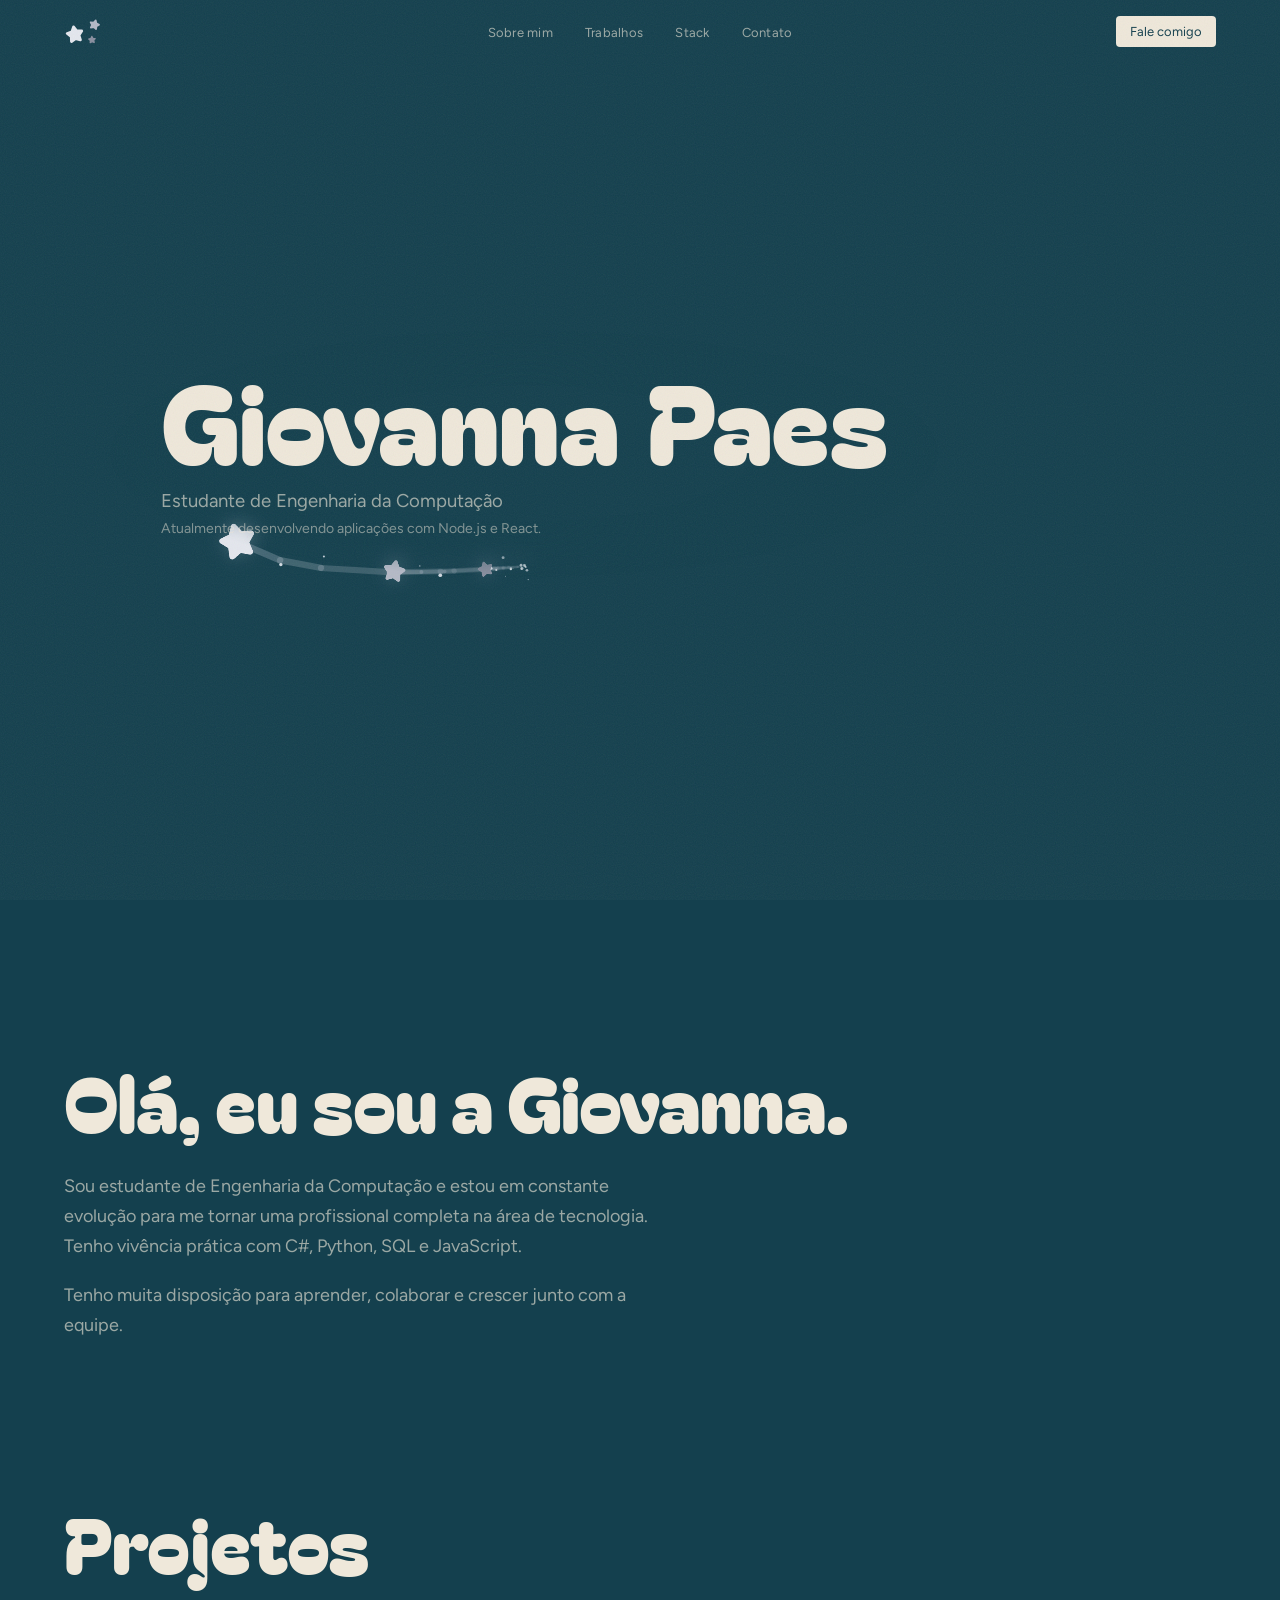
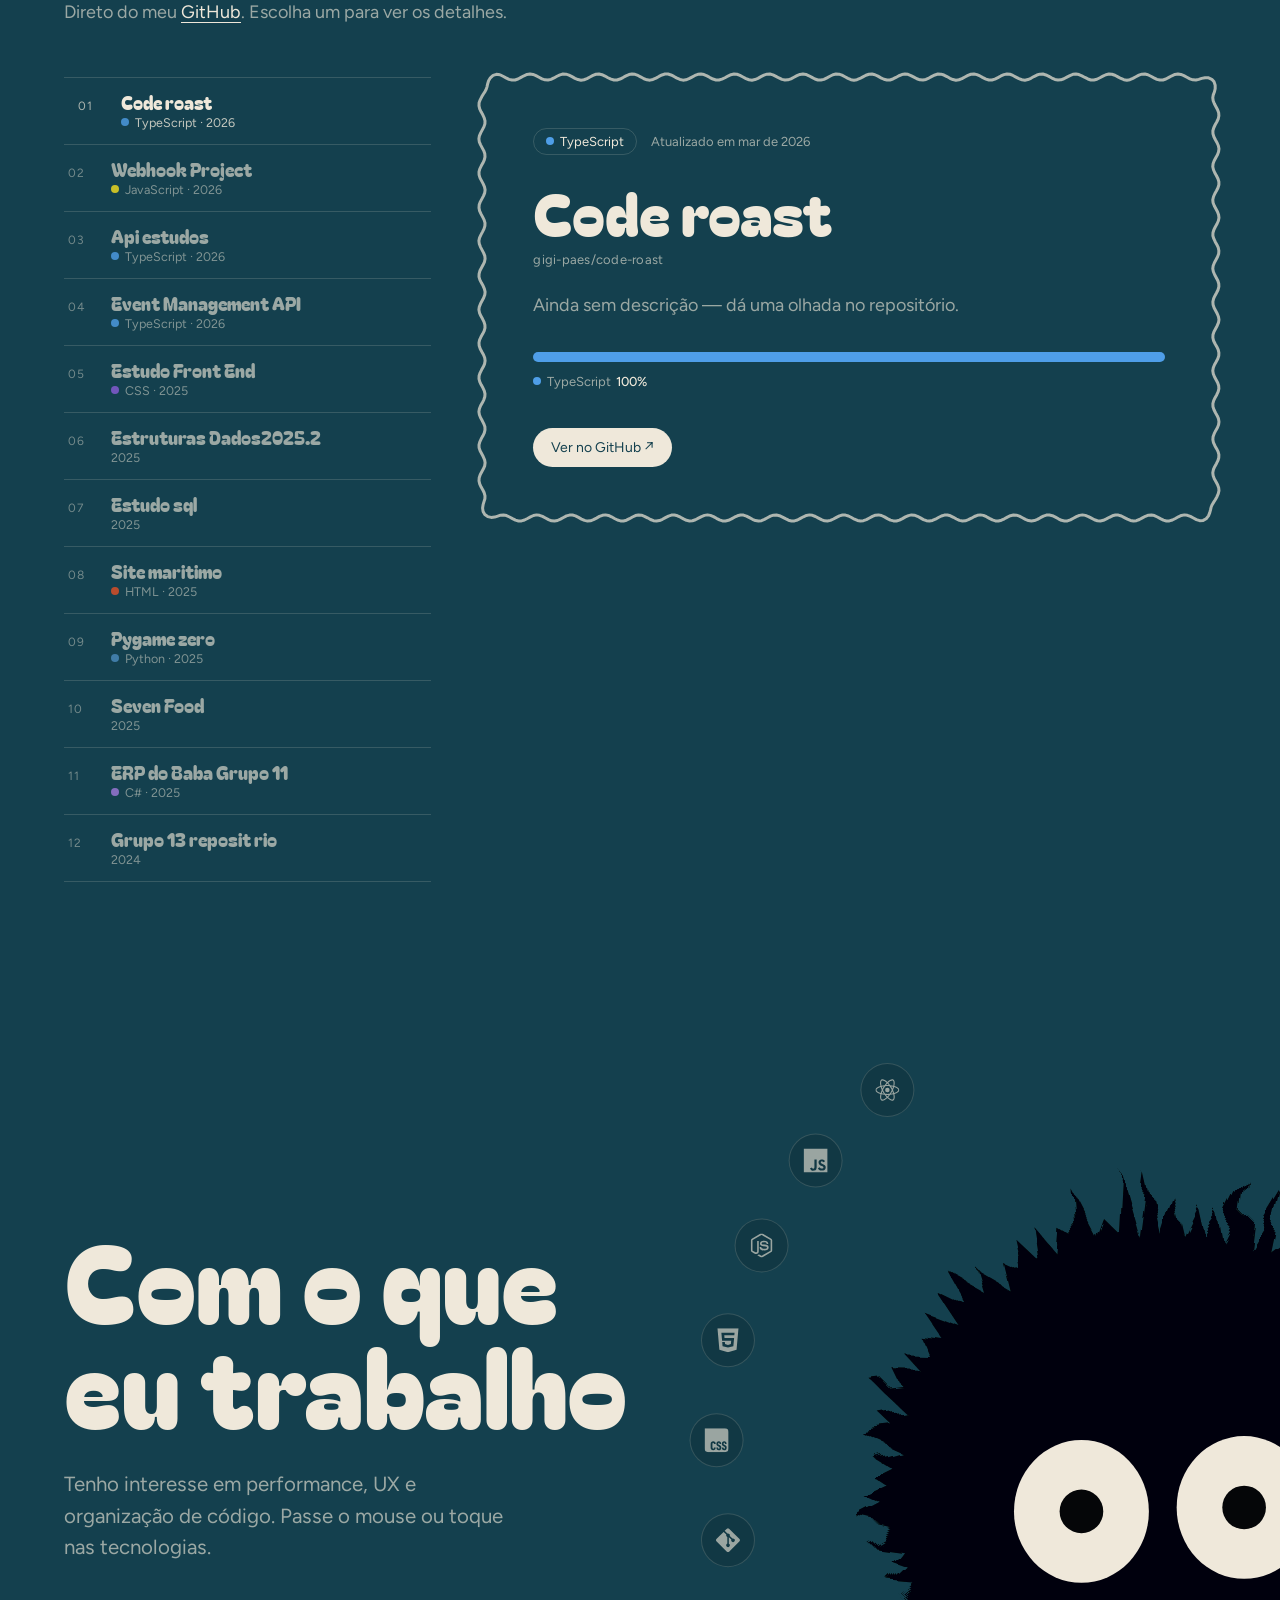
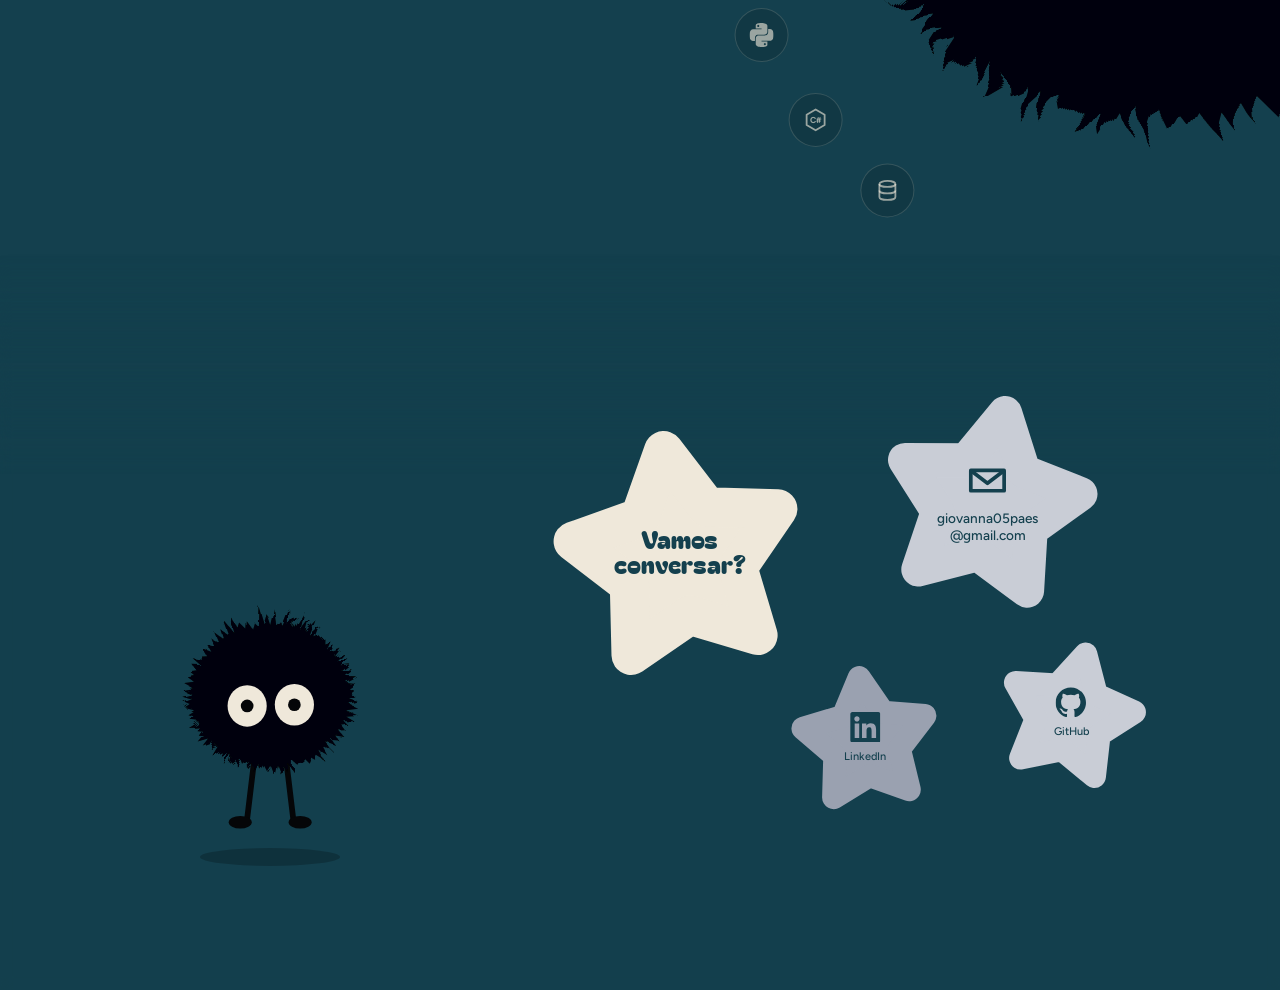
<file: index.html>
<!doctype html>
<html lang="pt-BR">
<head>
  <meta charset="utf-8" />
  <meta name="viewport" content="width=device-width, initial-scale=1" />
  <title>Giovanna Paes</title>
  <link rel="preconnect" href="https://fonts.googleapis.com" />
  <link rel="preconnect" href="https://fonts.gstatic.com" crossorigin />
  <link href="https://fonts.googleapis.com/css2?family=Bagel+Fat+One&family=Figtree:wght@400;500&display=swap" rel="stylesheet" />
  <link rel="stylesheet" href="styles.css" />
</head>
<body>
  <canvas class="sky" id="sky" aria-hidden="true"></canvas>
  <nav class="nav" id="nav" aria-label="Principal">
    <a class="nav-mark" href="#hero" aria-label="Giovanna Paes, início">
      <svg viewBox="0 0 200 130" aria-hidden="true">
        <defs>
          <polygon id="logo-star" points="50.0,17.0 61.2,37.6 84.2,41.9 68.1,58.9 71.2,82.1 50.0,72.0 28.8,82.1 31.9,58.9 15.8,41.9 38.8,37.6"
            stroke-width="13" stroke-linejoin="round" />
        </defs>
        <g class="ls ls-1"><use href="#logo-star" transform="translate(0 24) rotate(-10 50 50)" /></g>
        <g class="ls ls-2"><use href="#logo-star" transform="translate(112 0) scale(0.6) rotate(16 50 50)" /></g>
        <g class="ls ls-3"><use href="#logo-star" transform="translate(108 78) scale(0.44) rotate(-4 50 50)" /></g>
      </svg>
    </a>
    <ul class="nav-links">
      <li><a href="#sobre-mim" data-section="sobre-mim">Sobre mim</a></li>
      <li><a href="#trabalhos" data-section="trabalhos">Trabalhos</a></li>
      <li><a href="#stack" data-section="stack">Stack</a></li>
      <li><a href="#contato" data-section="contato">Contato</a></li>
    </ul>
    <a class="nav-cta" href="mailto:giovanna05paes@gmail.com">Fale comigo</a>
  </nav>

  <main>
    <section class="hero" id="hero">
      <canvas class="trail" id="trail" aria-hidden="true"></canvas>
      <div class="stars" id="stars" aria-hidden="true"></div>

      <div class="hero-content">
        <h1 class="name" id="name">
          <span class="word" id="first">Giovanna</span>
          <span class="word" id="last">Paes</span>
        </h1>
        <p class="hero-role">Estudante de Engenharia da Computação</p>
        <p class="hero-sub">Atualmente desenvolvendo aplicações com Node.js e React.</p>
      </div>

    </section>

      <section class="about reveal" id="sobre-mim">
        <div class="about-text">
          <h2>Olá, eu sou a <em>Giovanna</em>.</h2>
          <p>
            Sou estudante de Engenharia da Computação e estou em constante evolução para me tornar
            uma profissional completa na área de tecnologia. Tenho vivência prática com
            C#, Python, SQL e JavaScript.
          </p>
          <p>
            Tenho muita disposição para aprender, colaborar e crescer junto com a equipe.
          </p>
        </div>
      </section>

      <section class="work" id="trabalhos">
        <div class="work-head reveal">
          <h2>Projetos</h2>
          <p>Direto do meu <a href="https://github.com/gigi-paes" target="_blank" rel="noopener">GitHub</a>. Escolha um para ver os detalhes.</p>
        </div>
        <!-- galería: la llena gallery.js con los repos de github.com/gigi-paes -->
        <div class="gallery reveal" id="gallery">
          <ul class="gallery-list" id="gallery-list" role="listbox" aria-label="Projetos"></ul>
          <article class="gallery-view" id="gallery-view" aria-live="polite">
            <div class="gallery-content" id="gallery-content">
              <p class="gallery-loading">Carregando projetos…</p>
            </div>
          </article>
        </div>
      </section>

    <section class="stack" id="stack">
      <div class="stack-text reveal">
        <h2>Com o que eu trabalho</h2>
        <p>
          Tenho interesse em performance, UX e organização de código.
          Passe o mouse ou toque nas tecnologias.
        </p>
      </div>
      <div class="orbit" id="orbit">
        <div class="orbit-soot reveal" data-soot="stack"></div>
        <ul class="orbit-icons" id="orbit-icons" aria-label="Tecnologias"></ul>
      </div>
    </section>
  </main>

  <footer class="footer" id="contato">
    <div class="footer-inner">
      <!-- Kurosuke con patitas: se puede agarrar y arrastrar (buddy.js) -->
      <div class="buddy-zone" id="buddy-zone">
        <div class="buddy" id="buddy" data-soot="buddy" data-legs aria-label="Kurosuke, arraste-me" role="img"></div>
        <div class="buddy-shadow" id="buddy-shadow" aria-hidden="true"></div>
        <div class="buddy-bubble" id="buddy-bubble" aria-live="polite"><span>Me arraste!!!</span></div>
      </div>

      <!-- estrellas sólidas con la información de contacto -->
      <div class="info-stars reveal">
        <div class="info-star is-main" style="--x:0%; --y:6%; --s:44; --r:-9deg; --fill:#efe8da">
          <svg class="info-star-shape" viewBox="0 0 100 100" aria-hidden="true"><polygon points="50.0,17.0 61.2,37.6 84.2,41.9 68.1,58.9 71.2,82.1 50.0,72.0 28.8,82.1 31.9,58.9 15.8,41.9 38.8,37.6"/></svg>
          <span class="info-star-content"><strong>Vamos conversar?</strong></span>
        </div>
        <a class="info-star" href="mailto:giovanna05paes@gmail.com" style="--x:48%; --y:0%; --s:38; --r:11deg; --fill:#c9cdd6">
          <svg class="info-star-shape" viewBox="0 0 100 100" aria-hidden="true"><polygon points="50.0,17.0 61.2,37.6 84.2,41.9 68.1,58.9 71.2,82.1 50.0,72.0 28.8,82.1 31.9,58.9 15.8,41.9 38.8,37.6"/></svg>
          <span class="info-star-content">
            <svg class="info-icon" viewBox="0 0 24 24" aria-hidden="true"><path fill="none" stroke="currentColor" stroke-width="2" stroke-linejoin="round" d="M3 6.5h18v11H3z"/><path fill="none" stroke="currentColor" stroke-width="2" stroke-linejoin="round" d="m3.5 7 8.5 6.5L20.5 7"/></svg>
            <span class="info-text">giovanna05paes<br>@gmail.com</span>
          </span>
        </a>
        <a class="info-star" href="https://www.linkedin.com/in/giovanna-paes-9720b234a/" target="_blank" rel="noopener" style="--x:36%; --y:55%; --s:26; --r:-6deg; --fill:#9aa1b0">
          <svg class="info-star-shape" viewBox="0 0 100 100" aria-hidden="true"><polygon points="50.0,17.0 61.2,37.6 84.2,41.9 68.1,58.9 71.2,82.1 50.0,72.0 28.8,82.1 31.9,58.9 15.8,41.9 38.8,37.6"/></svg>
          <span class="info-star-content">
            <svg class="info-icon" viewBox="0 0 24 24" aria-hidden="true"><path fill="currentColor" d="M20.447 20.452h-3.554v-5.569c0-1.328-.027-3.037-1.852-3.037-1.853 0-2.136 1.445-2.136 2.939v5.667H9.351V9h3.414v1.561h.046c.477-.9 1.637-1.85 3.37-1.85 3.601 0 4.267 2.37 4.267 5.455v6.286zM5.337 7.433c-1.144 0-2.063-.926-2.063-2.065 0-1.138.92-2.063 2.063-2.063 1.14 0 2.064.925 2.064 2.063 0 1.139-.925 2.065-2.064 2.065zm1.782 13.019H3.555V9h3.564v11.452zM22.225 0H1.771C.792 0 0 .774 0 1.729v20.542C0 23.227.792 24 1.771 24h20.451C23.2 24 24 23.227 24 22.271V1.729C24 .774 23.2 0 22.222 0h.003z"/></svg>
            <span class="info-text">LinkedIn</span>
          </span>
        </a>
        <a class="info-star" href="https://github.com/gigi-paes" target="_blank" rel="noopener" style="--x:66%; --y:50%; --s:26; --r:14deg; --fill:#c9cdd6">
          <svg class="info-star-shape" viewBox="0 0 100 100" aria-hidden="true"><polygon points="50.0,17.0 61.2,37.6 84.2,41.9 68.1,58.9 71.2,82.1 50.0,72.0 28.8,82.1 31.9,58.9 15.8,41.9 38.8,37.6"/></svg>
          <span class="info-star-content">
            <svg class="info-icon" viewBox="0 0 24 24" aria-hidden="true"><path fill="currentColor" d="M12 .297c-6.63 0-12 5.373-12 12 0 5.303 3.438 9.8 8.205 11.385.6.113.82-.258.82-.577 0-.285-.01-1.04-.015-2.04-3.338.724-4.042-1.61-4.042-1.61C4.422 18.07 3.633 17.7 3.633 17.7c-1.087-.744.084-.729.084-.729 1.205.084 1.838 1.236 1.838 1.236 1.07 1.835 2.809 1.305 3.495.998.108-.776.417-1.305.76-1.605-2.665-.3-5.466-1.332-5.466-5.930 0-1.31.465-2.38 1.235-3.22-.135-.303-.54-1.523.105-3.176 0 0 1.005-.322 3.3 1.23.96-.267 1.98-.399 3-.405 1.02.006 2.04.138 3 .405 2.28-1.552 3.285-1.23 3.285-1.23.645 1.653.24 2.873.12 3.176.765.84 1.23 1.910 1.23 3.220 0 4.610-2.805 5.625-5.475 5.920.42.36.81 1.096.81 2.220 0 1.606-.015 2.896-.015 3.286 0 .315.21.69.825.57C20.565 22.092 24 17.592 24 12.297c0-6.627-5.373-12-12-12"/></svg>
            <span class="info-text">GitHub</span>
          </span>
        </a>
      </div>
    </div>
  </footer>

  <svg class="paths" aria-hidden="true" width="0" height="0"></svg>

  <script src="vendor/lenis.min.js"></script>
  <script src="smooth-scroll.js"></script>
  <script src="star.js"></script>
  <script src="soot.js"></script>
  <script src="stack-icons.js"></script>
  <script src="stack.js"></script>
  <script src="work.js"></script>
  <script src="gallery.js"></script>
  <script src="sky.js"></script>
  <script src="buddy.js"></script>
  <script src="main.js"></script>
  <script src="nav.js"></script>
</body>
</html>
</file>
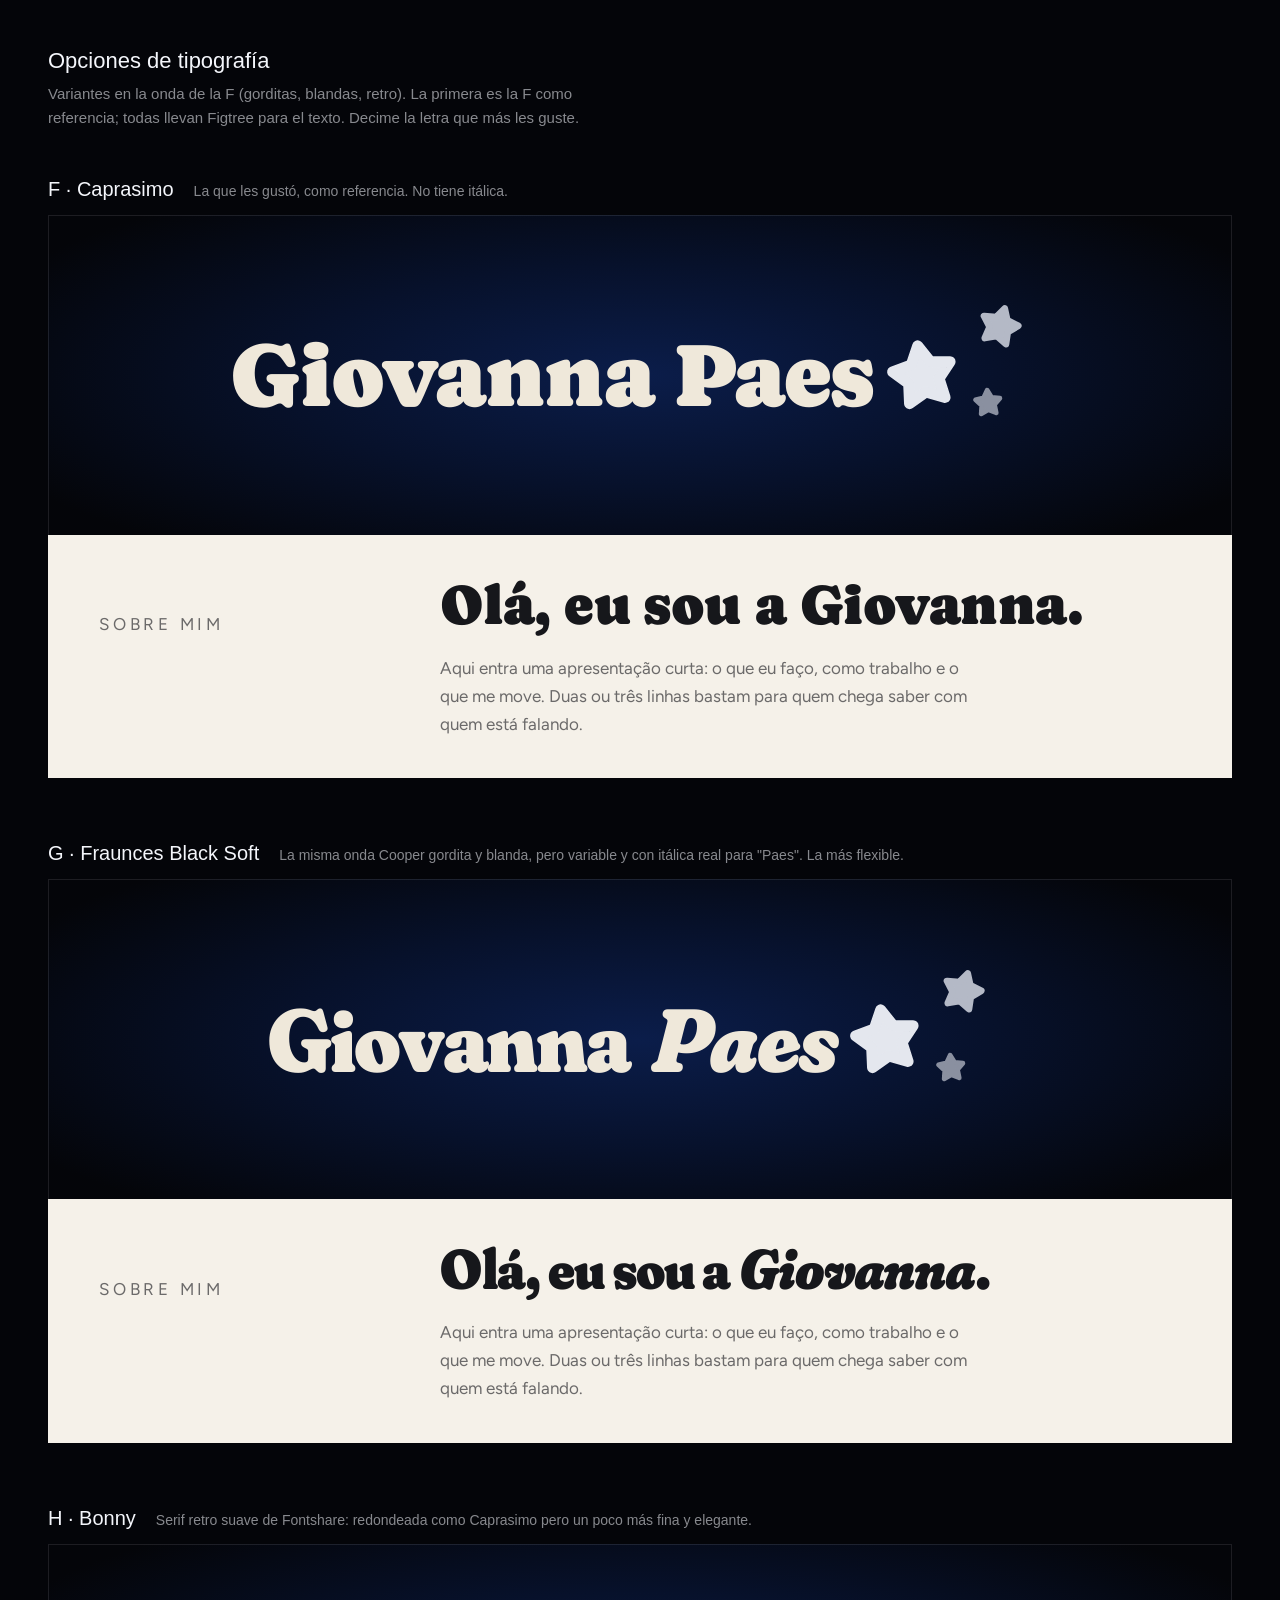
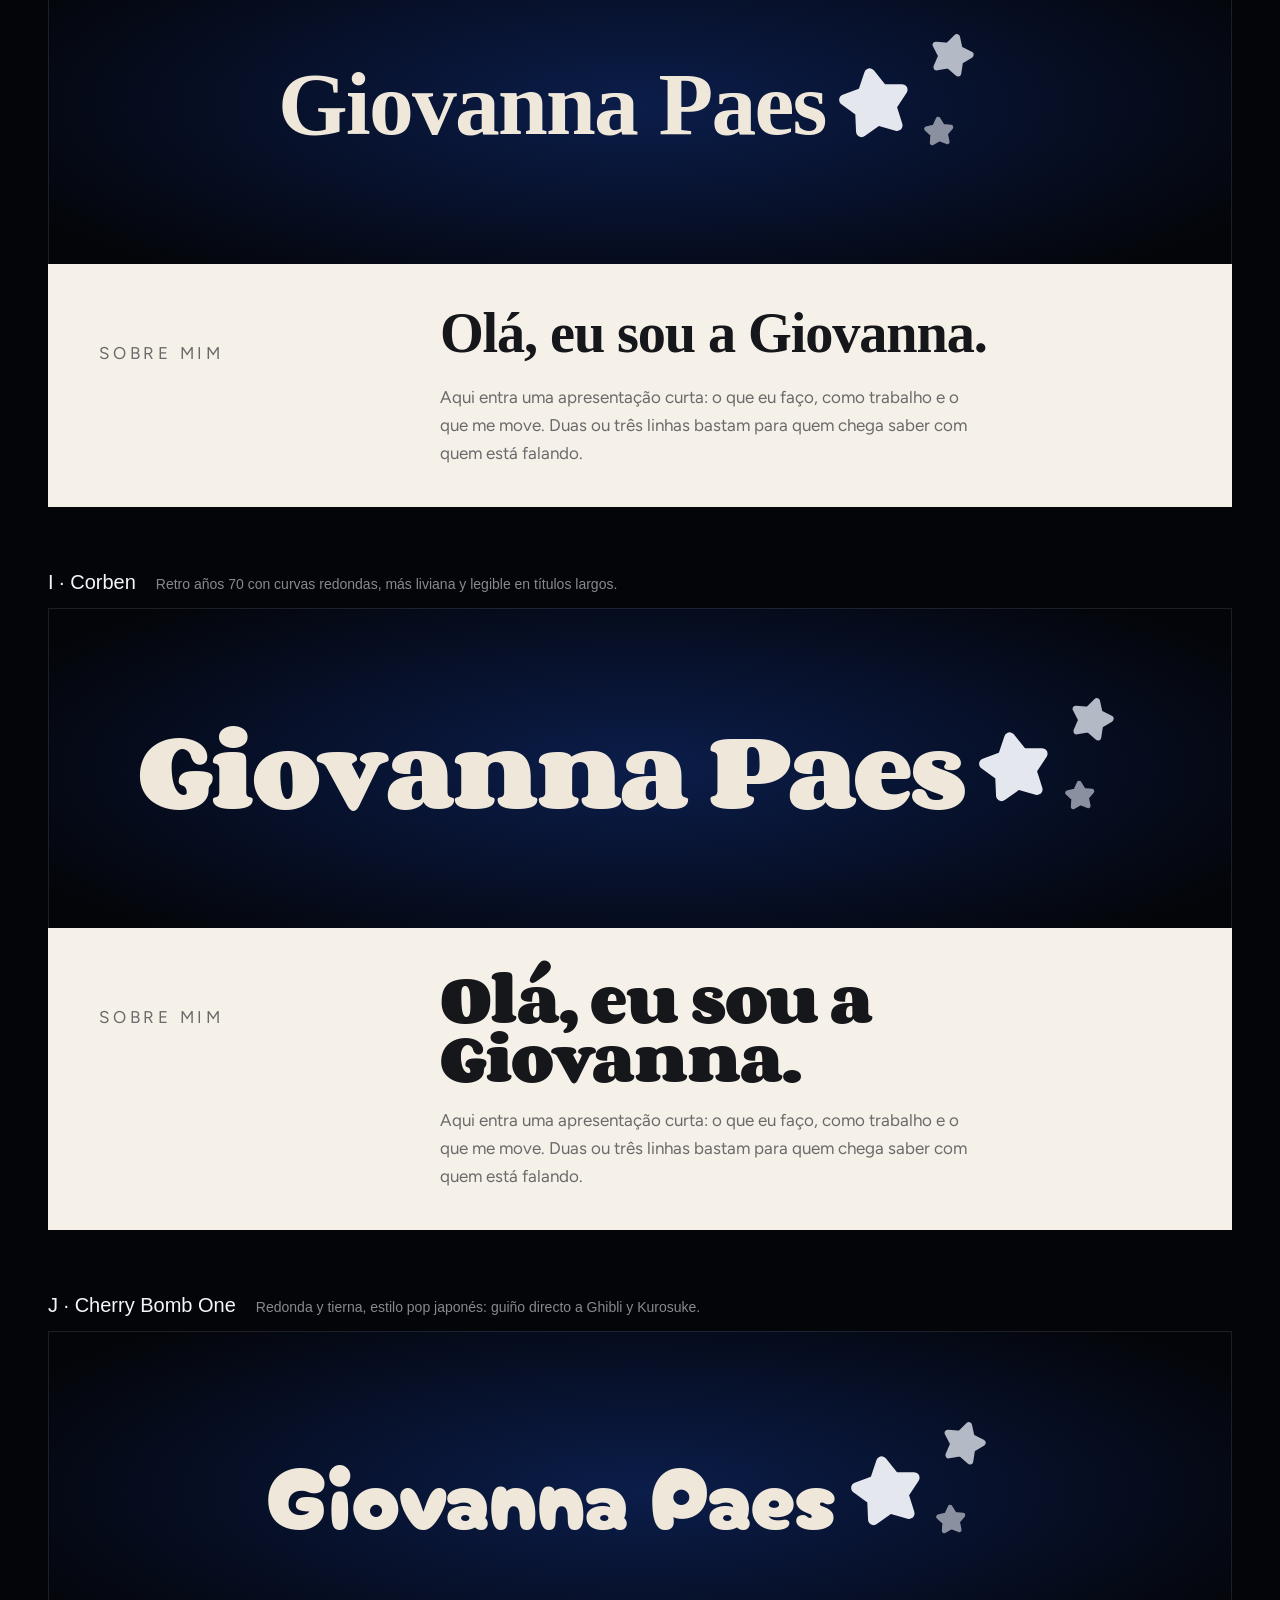
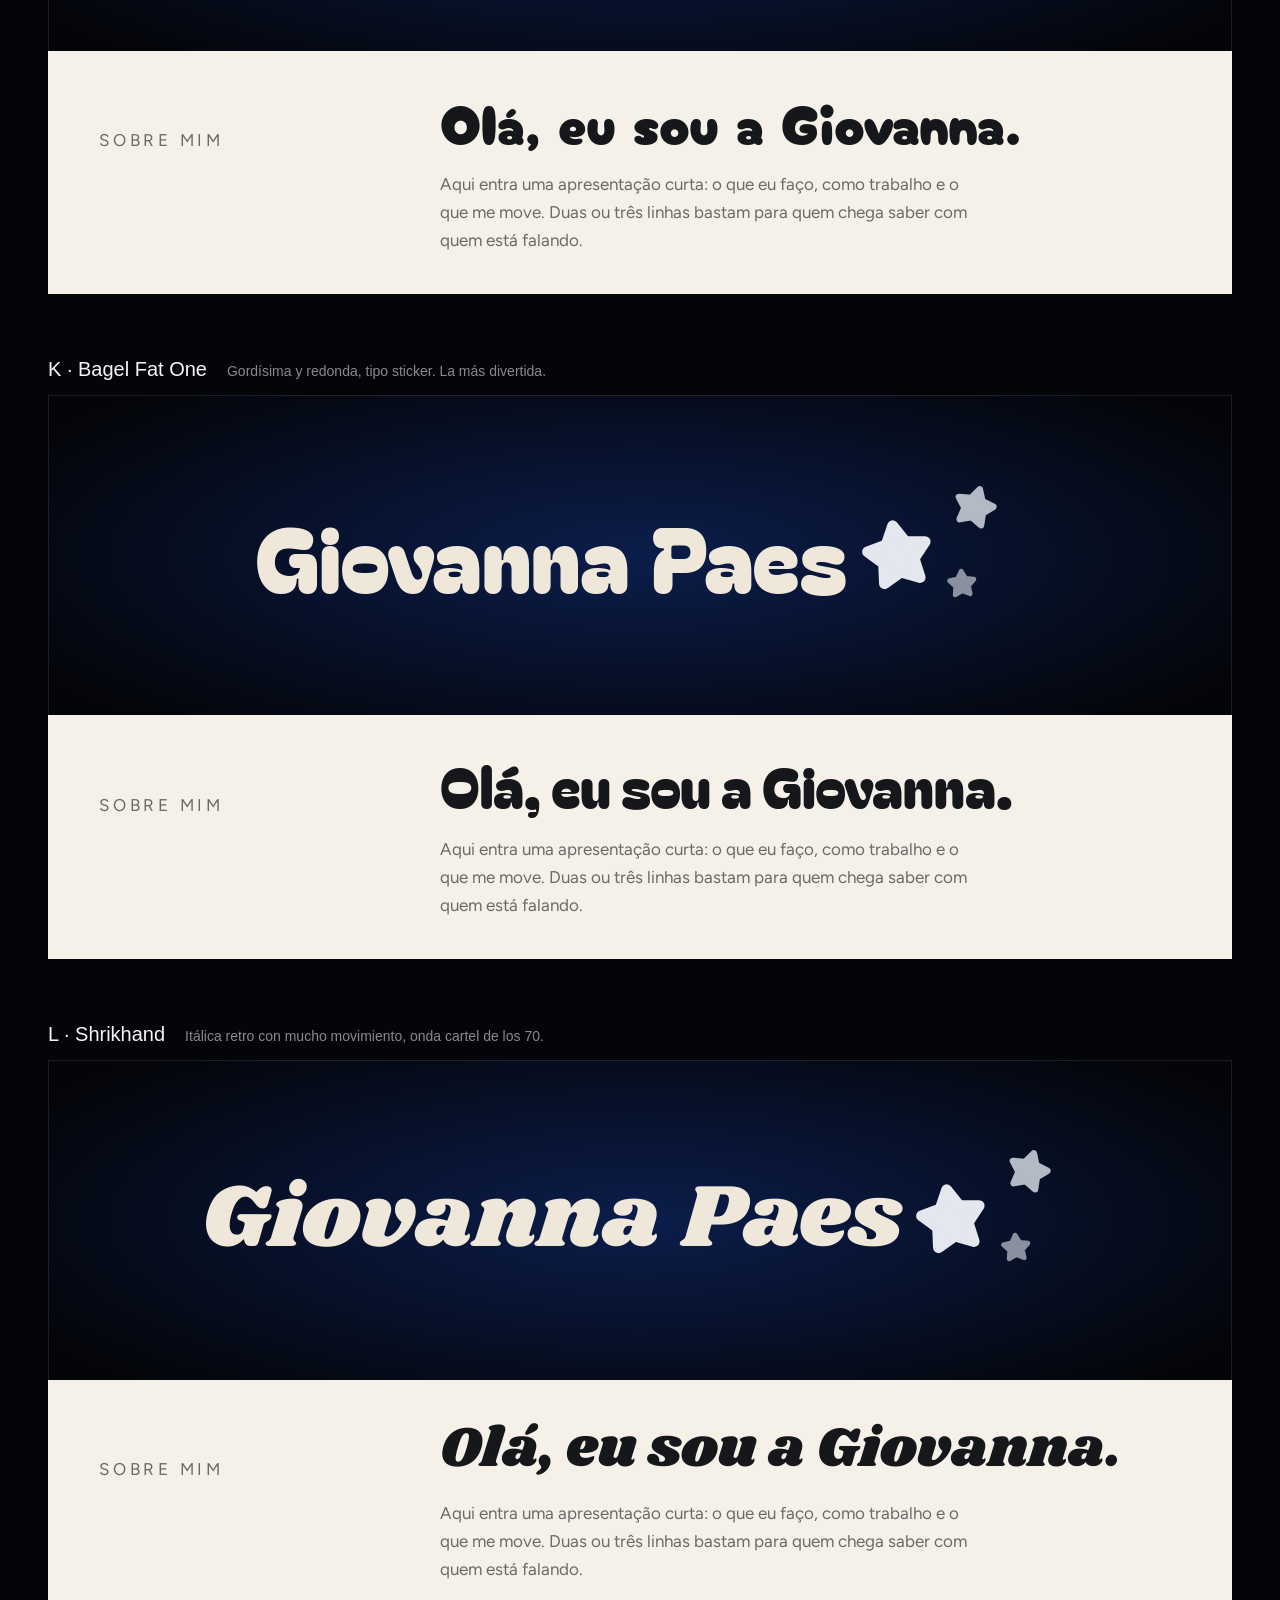
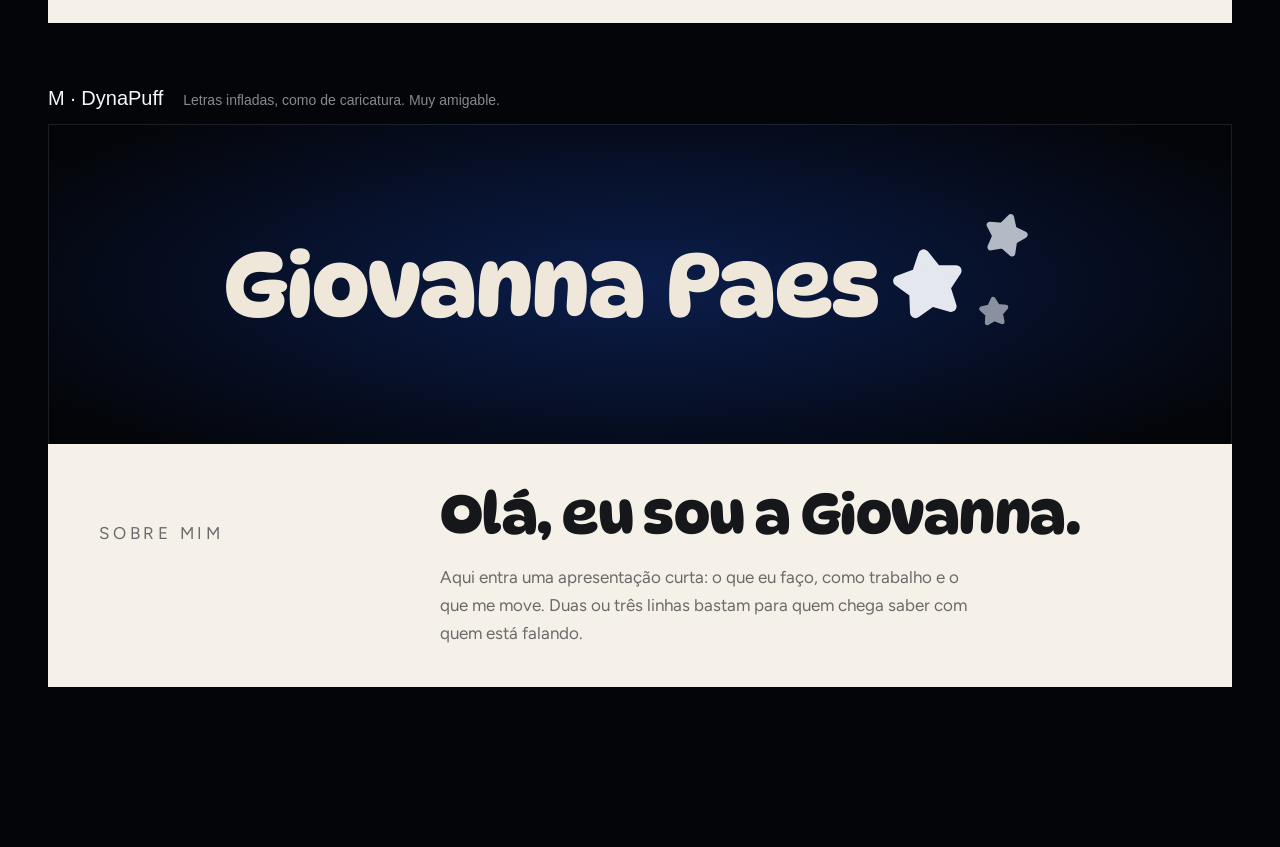
<file: tipografias.html>
<!doctype html>
<html lang="es">
<head>
  <meta charset="utf-8" />
  <meta name="viewport" content="width=device-width, initial-scale=1" />
  <title>Tipografías — opciones</title>
  <link rel="preconnect" href="https://fonts.googleapis.com" />
  <link rel="preconnect" href="https://fonts.gstatic.com" crossorigin />
  <link href="https://fonts.googleapis.com/css2?family=Caprasimo&family=Figtree:wght@400;500&family=Fraunces:ital,opsz,wght,SOFT,WONK@0,9..144,300..900,0..100,0..1;1,9..144,300..900,0..100,0..1&family=Corben:wght@400;700&family=Cherry+Bomb+One&family=Bagel+Fat+One&family=Shrikhand&family=DynaPuff:wght@400..700&display=swap" rel="stylesheet" />
  <link href="https://api.fontshare.com/v2/css?f[]=bonny@400,500,700&display=swap" rel="stylesheet" />
  <style>
    :root {
      --black: #040509; --navy: #0b1d4a; --navy-deep: #07112b;
      --bone: #efe8da; --paper: #f5f1e9; --ink: #16171b;
    }
    * { box-sizing: border-box; margin: 0; padding: 0; }
    body { background: var(--black); color: #f4f6fb; font-family: "Manrope", sans-serif; padding: 48px clamp(16px, 4vw, 48px) 96px; }
    header { max-width: 1200px; margin: 0 auto 48px; }
    header h1 { font-size: 22px; font-weight: 500; }
    header p { margin-top: 8px; color: rgba(244,246,251,.55); font-size: 15px; max-width: 70ch; line-height: 1.6; }

    .opt { max-width: 1200px; margin: 0 auto 64px; }
    .meta { display: flex; flex-wrap: wrap; gap: 8px 20px; align-items: baseline; margin-bottom: 14px; }
    .meta b { font-size: 20px; font-weight: 500; }
    .meta span { font-size: 14px; color: rgba(244,246,251,.55); }

    .hero {
      display: flex; align-items: center; justify-content: center; gap: .4em;
      min-height: 320px; padding: 40px 24px;
      background: radial-gradient(60% 70% at 50% 50%, var(--navy) 0%, var(--navy-deep) 50%, var(--black) 100%);
      border: 1px solid rgba(244,246,251,.1); border-bottom: 0;
      overflow: hidden;
    }
    .name {
      display: flex; gap: .24em; white-space: nowrap; line-height: 1;
      font-size: clamp(40px, 7vw, 104px); color: var(--bone);
      font-family: var(--d); font-weight: var(--dw, 400); letter-spacing: var(--dt, -0.02em);
      font-variation-settings: var(--dv, normal);
    }
    .name .last { font-family: var(--d2, var(--d)); font-style: var(--d2s, italic); font-weight: var(--d2w, var(--dw, 400)); font-variation-settings: var(--d2v, var(--dv, normal)); }
    .stars { position: relative; width: 1.9em; height: 1.2em; font-size: clamp(40px, 7vw, 104px); flex: none; }
    .stars svg { position: absolute; }
    .stars .s1 { width: .95em; left: 0; top: .1em; transform: rotate(-10deg); }
    .stars .s2 { width: .58em; left: 1.05em; top: -.25em; transform: rotate(16deg); }
    .stars .s3 { width: .4em; left: 1em; top: .7em; transform: rotate(-4deg); }

    .paper { background: var(--paper); color: var(--ink); padding: 40px clamp(20px, 4vw, 56px); display: grid; grid-template-columns: 1fr 2.4fr; gap: 32px; }
    .kicker { font-family: var(--b); font-size: 12px; letter-spacing: .22em; text-transform: uppercase; color: rgba(22,23,27,.58); padding-top: .9em; }
    .paper h2 { font-family: var(--d); font-weight: var(--dw, 400); letter-spacing: var(--dt, -0.02em); font-variation-settings: var(--dv, normal); font-size: clamp(32px, 4.4vw, 60px); line-height: 1.05; }
    .paper h2 em { font-family: var(--d2, var(--d)); font-style: var(--d2s, italic); font-weight: var(--d2w, var(--dw, 400)); font-variation-settings: var(--d2v, var(--dv, normal)); }
    .paper p { font-family: var(--b); margin-top: 20px; max-width: 50ch; font-size: 17px; line-height: 1.65; color: rgba(22,23,27,.62); }
    @media (max-width: 700px) {
      .hero { flex-direction: column; gap: 16px; }
      .paper { grid-template-columns: 1fr; gap: 8px; }
    }
  </style>
</head>
<body>
  <header>
    <h1>Opciones de tipografía</h1>
    <p>Variantes en la onda de la F (gorditas, blandas, retro). La primera es la F como referencia; todas llevan Figtree para el texto. Decime la letra que más les guste.</p>
  </header>

  <div id="list"></div>

  <script src="star.js"></script>
  <script>
    // Todas con Figtree de texto, para comparar solo la display.
    const B = '"Figtree", sans-serif';
    const OPTIONS = [
      { id: "F", title: "Caprasimo", note: "La que les gustó, como referencia. No tiene itálica.",
        vars: { "--d": '"Caprasimo", serif', "--dt": "-0.01em", "--d2s": "normal", "--b": B } },
      { id: "G", title: "Fraunces Black Soft", note: "La misma onda Cooper gordita y blanda, pero variable y con itálica real para \"Paes\". La más flexible.",
        vars: { "--d": '"Fraunces", serif', "--dw": 900, "--dt": "-0.02em", "--dv": '"SOFT" 100, "WONK" 1, "opsz" 144', "--d2v": '"SOFT" 100, "WONK" 1, "opsz" 144', "--b": B } },
      { id: "H", title: "Bonny", note: "Serif retro suave de Fontshare: redondeada como Caprasimo pero un poco más fina y elegante.",
        vars: { "--d": '"Bonny", serif', "--dw": 700, "--dt": "-0.02em", "--d2s": "normal", "--b": B } },
      { id: "I", title: "Corben", note: "Retro años 70 con curvas redondas, más liviana y legible en títulos largos.",
        vars: { "--d": '"Corben", serif', "--dw": 700, "--dt": "-0.02em", "--d2s": "normal", "--b": B } },
      { id: "J", title: "Cherry Bomb One", note: "Redonda y tierna, estilo pop japonés: guiño directo a Ghibli y Kurosuke.",
        vars: { "--d": '"Cherry Bomb One", sans-serif', "--dt": "0", "--d2s": "normal", "--b": B } },
      { id: "K", title: "Bagel Fat One", note: "Gordísima y redonda, tipo sticker. La más divertida.",
        vars: { "--d": '"Bagel Fat One", sans-serif', "--dt": "0", "--d2s": "normal", "--b": B } },
      { id: "L", title: "Shrikhand", note: "Itálica retro con mucho movimiento, onda cartel de los 70.",
        vars: { "--d": '"Shrikhand", serif', "--dt": "0", "--d2s": "normal", "--b": B } },
      { id: "M", title: "DynaPuff", note: "Letras infladas, como de caricatura. Muy amigable.",
        vars: { "--d": '"DynaPuff", sans-serif', "--dw": 600, "--dt": "-0.01em", "--d2s": "normal", "--b": B } },
    ];

    const stars = `<div class="stars" aria-hidden="true">
      ${makeStar("#e4e7ee").replace("<svg", '<svg class="s1"')}
      ${makeStar("#b4b9c6").replace("<svg", '<svg class="s2"')}
      ${makeStar("#8a90a0").replace("<svg", '<svg class="s3"')}
    </div>`;

    document.getElementById("list").innerHTML = OPTIONS.map((o) => `
      <section class="opt" style='${Object.entries(o.vars).map(([k, v]) => `${k}:${v}`).join(";")}'>
        <div class="meta"><b>${o.id} · ${o.title}</b><span>${o.note}</span></div>
        <div class="hero">
          <div class="name"><span>Giovanna</span><span class="last">Paes</span></div>
          ${stars}
        </div>
        <div class="paper">
          <p class="kicker">Sobre mim</p>
          <div>
            <h2>Olá, eu sou a <em>Giovanna</em>.</h2>
            <p>Aqui entra uma apresentação curta: o que eu faço, como trabalho e o que me move. Duas ou três linhas bastam para quem chega saber com quem está falando.</p>
          </div>
        </div>
      </section>`).join("");
  </script>
</body>
</html>
</file>
<file: styles.css>
:root {
  /* un solo fondo para todo el sitio: azul petróleo liso (+ grano) */
  --bg: #14404e;
  --bone: #efe8da;
  /* textos y detalles en hueso */
  --fg: var(--bone);
  --fg-dim: rgba(239, 232, 218, 0.62);
  --line: rgba(239, 232, 218, 0.16);
  --display: "Bagel Fat One", system-ui, sans-serif;
  --sans: "Figtree", system-ui, sans-serif;
  --gutter: clamp(16px, 5vw, 64px);
}

* { box-sizing: border-box; margin: 0; padding: 0; }

body {
  background: var(--bg);
  color: var(--fg);
  font-family: var(--sans);
  overflow-x: hidden;
  -webkit-font-smoothing: antialiased;
}

/* cielo de estrellas de toda la página (sky.js): fijo detrás del contenido */
.sky {
  position: fixed;
  inset: 0;
  width: 100%;
  height: 100%;
  z-index: -1;
  pointer-events: none;
}

/* grano sutil para que el fondo no quede plano */
body::after {
  content: "";
  position: fixed;
  inset: 0;
  pointer-events: none;
  z-index: 100;
  opacity: 0.07;
  background-image: url("data:image/svg+xml,%3Csvg xmlns='http://www.w3.org/2000/svg' width='160' height='160'%3E%3Cfilter id='n'%3E%3CfeTurbulence type='fractalNoise' baseFrequency='0.9' numOctaves='2' stitchTiles='stitch'/%3E%3C/filter%3E%3Crect width='100%25' height='100%25' filter='url(%23n)'/%3E%3C/svg%3E");
}

a { color: inherit; }

/* Sin barra lateral: el scroll suave lo maneja Lenis */
html { scrollbar-width: none; -ms-overflow-style: none; }
/* sin rebote al pasarse del final/principio: el footer es el final de la página */
html, body { overscroll-behavior-y: none; }
/* svg auxiliar para los recorridos de las estrellas: no debe ocupar lugar */
svg.paths { position: absolute; width: 0; height: 0; overflow: hidden; }
html::-webkit-scrollbar { display: none; }

/* Reglas recomendadas por Lenis */
html.lenis,
html.lenis body { height: auto; }
.lenis.lenis-stopped { overflow: clip; }
.lenis.lenis-smooth iframe { pointer-events: none; }

h2 {
  font-family: var(--display);
  font-weight: 400;
  font-size: clamp(40px, 6vw, 88px);
  line-height: 1.02;
  letter-spacing: 0;
}
h2 em { font-style: normal; }

/* ---------- hero ---------- */
.hero {
  position: relative;
  height: 100svh;
  display: grid;
  place-items: center;
  overflow: hidden;
}

.trail, .stars {
  position: absolute;
  inset: 0;
  pointer-events: none;
}
.trail { width: 100%; height: 100%; z-index: 1; }
.stars { z-index: 2; }

/* el nombre y su texto van por encima: las estrellas pasan por detrás */
.hero-content {
  position: relative;
  z-index: 3;
  display: flex;
  flex-direction: column;
  align-items: flex-start;
}
/* vidrio esmerilado detrás del nombre y su texto: desenfoca las estrellas
   del fondo, con bordes que se desvanecen. Va en .name (y no en todo el bloque)
   para no desenfocar las 3 estrellas grandes que aterrizan a la derecha. */
.name::before {
  content: "";
  position: absolute;
  inset: -30% -7% -95% -7%;
  z-index: -1;
  -webkit-backdrop-filter: blur(10px);
  backdrop-filter: blur(10px);
  -webkit-mask-image: radial-gradient(closest-side, #000 55%, transparent 100%);
  mask-image: radial-gradient(closest-side, #000 55%, transparent 100%);
  pointer-events: none;
}.name {
  position: relative;
  font-family: var(--display);
  font-weight: 400;
  font-size: clamp(56px, 8.6vw, 150px);
  line-height: 1;
  letter-spacing: 0;
  white-space: nowrap;
  color: var(--bone);
  /* espacio reservado a la derecha para donde se acomodan las estrellas */
  margin-right: 2.1em;
  display: flex;
  gap: 0.24em;
}
.word { display: inline-block; }

.name .word {
  opacity: 0;
  transform: translateY(0.25em);
  filter: blur(8px);
  animation: rise 1.1s cubic-bezier(.2,.7,.2,1) forwards;
}
.name #last { animation-delay: 0.15s; }

/* aparecen cuando las estrellas ya van por arriba del nombre */
.hero-role {
  margin-top: 0.9em;
  font-size: clamp(16px, 1.45vw, 22px);
  color: var(--fg-dim);
  opacity: 0;
  animation: rise-soft .9s 2s cubic-bezier(.2,.7,.2,1) forwards;
}
.hero-sub {
  margin-top: 8px;
  font-size: clamp(14px, 1.1vw, 17px);
  color: rgba(239, 232, 218, 0.5);
  opacity: 0;
  animation: rise-soft .9s 2.15s cubic-bezier(.2,.7,.2,1) forwards;
}

.star {
  position: absolute;
  top: 0; left: 0;
  will-change: transform, opacity;
  opacity: 0;
}
.star svg {
  display: block;
  width: 100%;
  height: auto;
  overflow: visible;
  filter: drop-shadow(0 0 18px rgba(200, 206, 220, 0.18));
}
/* ya en su lugar: flotan y "respiran" como en la referencia */
.star.landed svg { animation: bob 5s ease-in-out infinite; }
.star:nth-child(2).landed svg { animation-duration: 6.2s; animation-delay: -2s; }
.star:nth-child(3).landed svg { animation-duration: 4.4s; animation-delay: -3.5s; }

/* ---------- navbar ---------- */
.nav {
  position: fixed;
  top: 0; left: 0; right: 0;
  z-index: 50;
  height: 64px;
  /* logo | links centrados | botón */
  display: grid;
  grid-template-columns: 1fr auto 1fr;
  align-items: center;
  padding: 0 var(--gutter);
  border-bottom: 1px solid transparent;
  opacity: 0;
  animation: fade 1s 2.4s ease forwards;
  color: var(--fg);
  transition: transform .5s cubic-bezier(.16,1,.3,1), background-color .4s, border-color .4s, color .4s;
}
.nav.scrolled {
  background: rgba(20, 64, 78, 0.78);
  -webkit-backdrop-filter: blur(14px);
  backdrop-filter: blur(14px);
  border-bottom-color: var(--line);
}

.nav-mark {
  justify-self: start;
  display: block;
  line-height: 0;
}
.nav-mark svg { height: 28px; width: auto; overflow: visible; }
.nav-mark .ls-1 use { fill: #e4e7ee; stroke: #e4e7ee; }
.nav-mark .ls-2 use { fill: #b4b9c6; stroke: #b4b9c6; }
.nav-mark .ls-3 use { fill: #8a90a0; stroke: #8a90a0; }
.nav-mark .ls use { transition: fill .4s, stroke .4s; }
.nav-mark .ls {
  transform-box: fill-box;
  transform-origin: center;
  transition: transform .6s cubic-bezier(.16,1,.3,1);
}
/* al pasar el mouse las estrellitas giran un poco, cada una a su ritmo */
.nav-mark:hover .ls-1 { transform: rotate(-14deg) scale(1.06); }
.nav-mark:hover .ls-2 { transform: rotate(22deg) translateY(-6%); transition-delay: .05s; }
.nav-mark:hover .ls-3 { transform: rotate(-18deg) translateY(6%); transition-delay: .1s; }

.nav-links {
  display: flex;
  gap: 32px;
  list-style: none;
}
.nav-links a {
  position: relative;
  font-size: 13px;
  letter-spacing: 0.02em;
  text-decoration: none;
  color: var(--fg-dim);
  transition: color .5s ease, text-shadow .5s ease;
}
.nav-links a::after {
  content: "";
  position: absolute;
  left: 0; right: 0; bottom: -6px;
  height: 1px;
  background: var(--fg);
  transform: scaleX(0);
  transform-origin: left;
  transition: transform .5s cubic-bezier(.16,1,.3,1);
}
.nav-links a:hover { color: var(--fg); }
.nav-links a:hover::after { transform: scaleX(1); }
/* la sección en la que estás se ilumina apenas */
.nav-links a.active {
  color: var(--fg);
  text-shadow: 0 0 10px rgba(239, 232, 218, 0.55), 0 0 22px rgba(239, 232, 218, 0.25);
}

.nav-cta {
  justify-self: end;
  font-size: 13px;
  text-decoration: none;
  color: var(--bg);
  background: var(--fg);
  padding: 8px 14px;
  border-radius: 4px;
  transition: background-color .2s, transform .15s;
}
.nav-cta:hover { background: #f8f3e9; }
.nav-cta:active { transform: scale(0.98); }

/* ---------- sobre mim ---------- */
.about {
  padding: clamp(112px, 18vh, 200px) var(--gutter);
  max-width: 1280px;
  margin: 0 auto;
}
.about-text p { margin-top: 20px; }
.about-text h2 + p { margin-top: 32px; }
.about-text p {
  max-width: 50ch;
  font-size: 18px;
  line-height: 1.65;
  color: var(--fg-dim);
}

/* ---------- trabajos ---------- */
.work {
  padding: 0 var(--gutter) clamp(96px, 16vh, 180px);
  max-width: 1280px;
  margin: 0 auto;
}

.work-head { margin-bottom: clamp(40px, 6vh, 72px); }
.work-head p {
  margin-top: 20px;
  font-size: 18px;
  color: var(--fg-dim);
}
.work-head a { color: var(--fg); text-underline-offset: 4px; }

/* ---------- galería de proyectos ---------- */
.gallery {
  display: grid;
  grid-template-columns: minmax(240px, 0.8fr) 1.6fr;
  gap: clamp(28px, 4vw, 64px);
  align-items: start;
}
.gallery-list {
  list-style: none;
  display: flex;
  flex-direction: column;
  border-top: 1px solid var(--line);
}
.gallery-item {
  width: 100%;
  display: grid;
  grid-template-columns: 2.2em 1fr;
  column-gap: 8px;
  row-gap: 2px;
  align-items: baseline;
  padding: 14px 4px;
  border: 0;
  border-bottom: 1px solid var(--line);
  background: none;
  color: var(--fg-dim);
  font: inherit;
  text-align: left;
  cursor: pointer;
  transition: color .25s, padding-left .4s cubic-bezier(.16,1,.3,1);
}
.gi-num { font-size: 12px; letter-spacing: 0.08em; opacity: .7; }
.gi-name { font-family: var(--display); font-size: clamp(17px, 1.4vw, 21px); line-height: 1.15; }
.gi-meta { grid-column: 2; font-size: 12.5px; opacity: .8; }
.gi-meta i, .gv-chip i, .gv-legend i {
  display: inline-block;
  width: 8px;
  height: 8px;
  border-radius: 50%;
  margin-right: 6px;
  background: var(--c);
  vertical-align: 1px;
}
.gallery-item:hover { color: var(--fg); }
.gallery-item[aria-selected="true"] { color: var(--fg); padding-left: 14px; }
.gallery-item:focus-visible { outline: 2px solid var(--fg); outline-offset: -2px; }

.gallery-view {
  min-height: 420px;
  border-radius: 18px;
  background: rgba(20, 64, 78, 0.5);
  padding: clamp(28px, 4vw, 56px);
  /* queda fijo mientras se recorre una lista larga */
  position: sticky;
  top: 96px;
}
.gallery-content { opacity: 0; transform: translateY(10px); }
.gallery-content.in { opacity: 1; transform: none; transition: opacity .5s ease, transform .6s cubic-bezier(.16,1,.3,1); }
.gallery-loading { color: var(--fg-dim); font-size: 17px; }
.gallery-loading a { color: var(--fg); }

.gv-top { display: flex; flex-wrap: wrap; align-items: center; gap: 10px 14px; font-size: 13px; color: var(--fg-dim); }
.gv-chip {
  border: 1px solid var(--line);
  border-radius: 999px;
  padding: 5px 12px;
  color: var(--fg);
}
.gv-name {
  margin-top: 28px;
  font-family: var(--display);
  font-weight: 400;
  font-size: clamp(36px, 4.6vw, 68px);
  line-height: 1;
  overflow-wrap: anywhere;
}
.gv-repo { margin-top: 10px; font-size: 13px; color: var(--fg-dim); letter-spacing: 0.02em; }
.gv-desc { margin-top: 24px; max-width: 52ch; font-size: 18px; line-height: 1.6; color: var(--fg-dim); }

.gv-langs { margin-top: 32px; min-height: 40px; }
.gv-bar { display: flex; height: 10px; border-radius: 999px; overflow: hidden; gap: 3px; }
.gv-bar span { background: var(--c); min-width: 4px; }
.gv-legend { list-style: none; display: flex; flex-wrap: wrap; gap: 6px 18px; margin-top: 12px; font-size: 13px; color: var(--fg-dim); }
.gv-legend b { color: var(--fg); font-weight: 500; margin-left: 2px; }

.gv-links { display: flex; flex-wrap: wrap; gap: 12px; margin-top: 36px; }
.gv-btn {
  font-size: 14px;
  text-decoration: none;
  color: var(--bg);
  background: var(--fg);
  padding: 11px 18px;
  border-radius: 999px;
  transition: background-color .2s, transform .15s;
}
.gv-btn:hover { background: #f8f3e9; }
.gv-btn:active { transform: scale(0.97); }
.gv-btn.ghost { background: none; color: var(--fg); border: 1px solid var(--line); }
.gv-btn.ghost:hover { border-color: var(--fg); }

/* marco hecho de ondas alrededor del panel (lo genera work.js) */
.sketch {
  position: absolute;
  inset: -10px;
  width: calc(100% + 20px);
  height: calc(100% + 20px);
  overflow: visible;
  pointer-events: none;
}
.sketch path {
  fill: none;
  stroke: var(--bone);
  stroke-opacity: 0.7;
  stroke-width: 3;
  stroke-linecap: round;
  stroke-linejoin: round;
  stroke-dasharray: 1;
  stroke-dashoffset: 1;
}
.drawn > .sketch path {
  stroke-dashoffset: 0;
  transition: stroke-dashoffset 1.8s cubic-bezier(.6,.05,.3,1);
}

/* ---------- stack + kurosuke ---------- */
@property --eye {
  syntax: "<color>";
  inherits: true;
  initial-value: #efe8da;
}
/* Kurosuke gigante asomándose por el borde derecho,
   con las tecnologías en arco a su izquierda */
.stack {
  --soot: min(62vw, 860px);
  position: relative;
  padding: 0 var(--gutter) clamp(64px, 10vh, 120px);
  overflow-x: clip;
  min-height: clamp(640px, 92vh, 920px);
  display: flex;
  align-items: center;
}
.stack-text {
  position: relative;
  z-index: 2;
  /* hasta donde empieza el arco de íconos */
  max-width: min(740px, 48vw);
  margin-left: max(0px, (100% - 1280px) / 2);
}
.stack-text h2 { font-size: clamp(56px, 8.4vw, 140px); line-height: 0.98; }
.stack-text p:last-child {
  margin-top: 32px;
  max-width: 34ch;
  font-size: clamp(18px, 1.6vw, 24px);
  line-height: 1.55;
  color: var(--fg-dim);
}

.orbit {
  --size: var(--soot);
  --eye: var(--bone);
  position: absolute;
  top: 50%;
  /* sale ~35% por fuera de la pantalla (la sección recorta) */
  right: calc(var(--soot) * -0.35);
  width: var(--soot);
  height: var(--soot);
  transform: translateY(-50%);
  transition: --eye .35s ease;
}
/* los ojos toman el color de la tecnología */
.orbit .sclera { fill: var(--eye); }
.orbit-soot {
  position: absolute;
  inset: 0;
}
.orbit-soot .soot { width: 100%; }

.orbit-icons { position: absolute; inset: 0; list-style: none; }
.orbit-icons li {
  position: absolute;
  left: 50%;
  top: 50%;
  /* cada ícono en su ángulo sobre un arco alrededor del centro de la mascota */
  transform: translate(-50%, -50%) rotate(var(--a)) translate(calc(var(--size) * 0.56)) rotate(calc(-1 * var(--a)));
}
.tech {
  position: relative;
  display: grid;
  place-items: center;
  width: 54px;
  height: 54px;
  border-radius: 50%;
  border: 1px solid var(--line);
  background: rgba(0, 0, 0, 0.12);
  color: var(--fg-dim);
  cursor: pointer;
  animation: float-icon 5s ease-in-out infinite;
  animation-delay: calc(var(--i) * -0.6s);
  transition: color .3s, border-color .3s, background-color .3s, scale .4s cubic-bezier(.16,1,.3,1);
}
.tech svg { width: 24px; height: 24px; }
.tech:hover, .tech:focus-visible, .tech.on {
  color: var(--c);
  border-color: color-mix(in srgb, var(--c) 55%, transparent);
  background: color-mix(in srgb, var(--c) 12%, rgba(0, 0, 0, 0.2));
  scale: 1.1;
}
.tech:focus-visible { outline: 1px solid var(--c); outline-offset: 3px; }
.tech-label {
  position: absolute;
  bottom: calc(100% + 8px);
  left: 50%;
  font-size: 11px;
  letter-spacing: 0.16em;
  text-transform: uppercase;
  white-space: nowrap;
  color: var(--fg);
  opacity: 0;
  transform: translate(-50%, 6px);
  transition: opacity .3s, transform .4s cubic-bezier(.16,1,.3,1);
  pointer-events: none;
}
.tech:hover .tech-label, .tech:focus-visible .tech-label, .tech.on .tech-label { opacity: 1; transform: translate(-50%, 0); }
/* ---------- footer ---------- */
.footer {
  position: relative;
  padding: clamp(80px, 12vh, 140px) var(--gutter);
}
/* el vidrio va en una capa aparte para que entre de a poco desde arriba:
   sin línea divisoria y sin corte brusco entre el cielo y el footer */
.footer::before {
  content: "";
  position: absolute;
  inset: 0;
  z-index: 0;
  background: rgba(20, 64, 78, 0.3);
  -webkit-backdrop-filter: blur(6px);
  backdrop-filter: blur(6px);
  -webkit-mask-image: linear-gradient(to bottom, transparent 0, #000 220px);
  mask-image: linear-gradient(to bottom, transparent 0, #000 220px);
  pointer-events: none;
}
.footer-inner {
  position: relative;
  z-index: 1;
  max-width: 1280px;
  margin: 0 auto;
  display: grid;
  grid-template-columns: 0.75fr 1.25fr;
  align-items: center;
  gap: clamp(24px, 4vw, 64px);
}

/* Kurosuke con patitas */
.buddy-zone {
  --bw: clamp(190px, 18vw, 260px);
  position: relative;
  height: clamp(380px, 46vw, 520px);
}
.buddy {
  position: absolute;
  left: calc(50% - var(--bw) / 2);
  bottom: 24px;
  width: var(--bw);
  z-index: 5;
  cursor: grab;
  touch-action: none;
  transform-origin: 50% 88%;
  will-change: transform;
}
.buddy.dragging { cursor: grabbing; }
.buddy .soot { width: 100%; }
.buddy .leg { transform-box: view-box; }
.buddy .leg-l { transform-origin: 86px 166px; }
.buddy .leg-r { transform-origin: 114px 166px; }
.buddy-shadow {
  position: absolute;
  left: calc(50% - 70px);
  bottom: 16px;
  width: 140px;
  height: 18px;
  border-radius: 50%;
  background: rgba(0, 0, 0, 0.22);
  pointer-events: none;
}

/* globito de diálogo: lo mueve buddy.js para que siga a la mascota */
.buddy-bubble {
  position: absolute;
  left: calc(50% + var(--bw) * 0.18);
  bottom: calc(24px + var(--bw) * 1.1);
  z-index: 6;
  pointer-events: none;
  will-change: transform;
}
.buddy-bubble span {
  position: relative;
  display: block;
  translate: -50% 0;
  white-space: nowrap;
  font-family: var(--display);
  font-size: clamp(16px, 1.4vw, 20px);
  color: var(--bg);
  background: var(--bone);
  padding: 10px 18px 12px;
  border-radius: 18px;
  transform-origin: 30% 100%;
  animation: bubble-bob 2.8s ease-in-out infinite;
}
/* colita del globo apuntando a la mascota */
.buddy-bubble span::after {
  content: "";
  position: absolute;
  left: 34%;
  top: calc(100% - 2px);
  border: 9px solid transparent;
  border-top-color: var(--bone);
  border-left-width: 4px;
}
.buddy-bubble.hidden span { opacity: 0; scale: 0.6; }
.buddy-bubble span { transition: opacity .25s, scale .35s cubic-bezier(.3,1.6,.5,1); }
.buddy-bubble.pop span { animation: bubble-pop .35s cubic-bezier(.3,1.6,.5,1), bubble-bob 2.8s .35s ease-in-out infinite; }

/* estrellas sólidas con la info de contacto */
.info-stars {
  position: relative;
  container-type: inline-size;
  aspect-ratio: 1.35;
}
.info-star {
  position: absolute;
  left: var(--x);
  top: var(--y);
  width: calc(var(--s) * 1cqw);
  aspect-ratio: 1;
  display: grid;
  place-items: center;
  color: var(--bg);
  text-decoration: none;
  rotate: var(--r);
  transition: rotate .6s cubic-bezier(.16,1,.3,1), scale .6s cubic-bezier(.16,1,.3,1);
  animation: float-star 6s ease-in-out infinite;
}
.info-star:nth-child(2) { animation-duration: 7s; animation-delay: -2s; }
.info-star:nth-child(3) { animation-duration: 5.4s; animation-delay: -1s; }
.info-star:nth-child(4) { animation-duration: 6.4s; animation-delay: -3.4s; }
a.info-star:hover, a.info-star:focus-visible { rotate: calc(var(--r) + 10deg); scale: 1.06; }
a.info-star:focus-visible { outline: none; }
a.info-star:focus-visible .info-star-shape polygon { stroke: var(--fg); }
.info-star-shape {
  position: absolute;
  inset: 0;
  width: 100%;
  height: 100%;
  overflow: visible;
}
.info-star-shape polygon {
  fill: var(--fill);
  stroke: var(--fill);
  stroke-width: 13;
  stroke-linejoin: round;
}
/* el texto se endereza para leerse bien aunque la estrella esté inclinada */
.info-star-content {
  position: relative;
  display: flex;
  flex-direction: column;
  align-items: center;
  gap: 0.5em;
  text-align: center;
  transform: translateY(4%) rotate(calc(-1 * var(--r)));
}
.info-star-content strong {
  font-family: var(--display);
  font-weight: 400;
  font-size: calc(var(--s) * 0.082cqw);
  line-height: 1.02;
  max-width: 6em;
}
.info-icon { width: calc(var(--s) * 0.17cqw); height: auto; }
.info-text {
  font-size: max(11px, calc(var(--s) * 0.052cqw));
  font-weight: 500;
  line-height: 1.25;
}

/* ---------- kurosuke ---------- */
.soot { display: block; overflow: visible; cursor: pointer; }
.sclera { fill: var(--bone); }
.soot-body { transform-origin: 50% 90%; transform-box: fill-box; animation: breathe 3.2s ease-in-out infinite; }
.soot-body.hop { animation: hop .6s cubic-bezier(.3,.7,.3,1), breathe 3.2s .6s ease-in-out infinite; }
.soot-eyes { transform-origin: 50% 50%; transform-box: fill-box; transition: transform .08s; }
.soot-eyes.blink { transform: scaleY(0.1); }
.pupil { transition: transform .12s ease-out; }
.soot-dust circle { transform-box: fill-box; transform-origin: center; }

/* ---------- reveal ---------- */
.reveal { opacity: 0; transform: translateY(40px); transition: opacity 1s ease, transform 1s cubic-bezier(.2,.7,.2,1); }
.reveal.in { opacity: 1; transform: none; }

@keyframes rise { to { opacity: 1; transform: none; filter: blur(0); } }
@keyframes fade { to { opacity: 1; } }
@keyframes rise-soft {
  from { opacity: 0; transform: translateY(10px); }
  to { opacity: 1; transform: none; }
}
@keyframes bob {
  0%, 100% { transform: translateY(0) rotate(0deg) scale(1); }
  50% { transform: translateY(-7%) rotate(6deg) scale(1.04); }
}
@keyframes breathe {
  0%, 100% { transform: scale(1, 1); }
  50% { transform: scale(1.03, 0.97); }
}
@keyframes hop {
  0% { transform: scale(1, 1); }
  20% { transform: scale(1.12, 0.86); }
  50% { transform: translateY(-14%) scale(0.94, 1.08); }
  80% { transform: scale(1.06, 0.94); }
  100% { transform: scale(1, 1); }
}

@keyframes bubble-bob {
  0%, 100% { transform: translateY(0) rotate(-2deg); }
  50% { transform: translateY(-4px) rotate(1deg); }
}
@keyframes bubble-pop {
  from { transform: scale(0.7); }
  to { transform: scale(1); }
}
@keyframes float-star {
  0%, 100% { translate: 0 0; }
  50% { translate: 0 -8px; }
}
@keyframes land {
  0% { transform: scale(1.18, 0.78); }
  45% { transform: scale(0.94, 1.08); }
  100% { transform: scale(1, 1); }
}
.soot-body.land { animation: land .45s cubic-bezier(.3,.7,.3,1), breathe 3.2s .45s ease-in-out infinite; }
@keyframes float-icon {
  0%, 100% { translate: 0 0; }
  50% { translate: 0 -5px; }
}

/* ---------- mobile ---------- */
@media (max-width: 700px) {
  .name {
    flex-direction: column;
    align-items: flex-start;
    gap: 0;
    font-size: 17vw;
    margin-right: 0;
  }
  .hero-content { margin-left: -10vw; }
  .hero-role { font-size: 16px; margin-top: 30px; }
  #last { margin-left: 0.6em; }
  .nav-links { gap: 14px; }
  .nav-links a { font-size: 12px; }
  .nav-cta { display: none; }
  .gallery { grid-template-columns: 1fr; }
  /* en celular la lista pasa a ser una fila deslizable */
  .gallery-list { flex-direction: row; overflow-x: auto; scroll-snap-type: x mandatory; border-top: 0; gap: 8px; padding-bottom: 6px; scrollbar-width: none; }
  .gallery-list li { flex: none; scroll-snap-align: center; }
  .gallery-item { width: auto; border: 1px solid var(--line); border-radius: 14px; padding: 10px 14px; }
  .gallery-item[aria-selected="true"] { padding-left: 14px; border-color: var(--fg); }
  .gallery-view { position: relative; top: auto; min-height: 0; }
  .stack {
    --soot: 100vw;
    display: block;
    min-height: 0;
    padding-bottom: calc(var(--soot) * 1.35);
  }
  .stack-text { max-width: none; }
  .stack-text h2 { font-size: 15vw; }
  .orbit { top: auto; bottom: calc(var(--soot) * 0.1); transform: none; right: calc(var(--soot) * -0.42); }
  .footer-inner { grid-template-columns: 1fr; }
  .buddy-zone { height: 300px; order: 2; }
  /* las posiciones de escritorio vienen inline: acá se pisan con !important */
  .info-stars { aspect-ratio: 0.8; margin-bottom: 24px; }
  .info-star:nth-child(1) { --x: 0% !important; --y: 0% !important; --s: 58 !important; }
  .info-star:nth-child(2) { --x: 40% !important; --y: 22% !important; --s: 58 !important; }
  .info-star:nth-child(3) { --x: 2% !important; --y: 58% !important; --s: 36 !important; }
  .info-star:nth-child(4) { --x: 48% !important; --y: 70% !important; --s: 36 !important; }
  .tech { width: 42px; height: 42px; }
  .tech svg { width: 19px; height: 19px; }
  /* arco más abierto para que los íconos no se pisen */
  .orbit-icons li { transform: translate(-50%, -50%) rotate(var(--a)) translate(calc(var(--size) * 0.68)) rotate(calc(-1 * var(--a))); }
}

@media (prefers-reduced-motion: reduce) {
  .name .word, .nav, .hero-role, .hero-sub { animation: none; opacity: 1; transform: none; filter: none; }
  .star.landed svg, .soot-body, .tech, .info-star, .buddy-bubble span { animation: none; }
  .sketch path { stroke-dashoffset: 0; transition: none; }
  .reveal { opacity: 1; transform: none; transition: none; }
}
</file>
